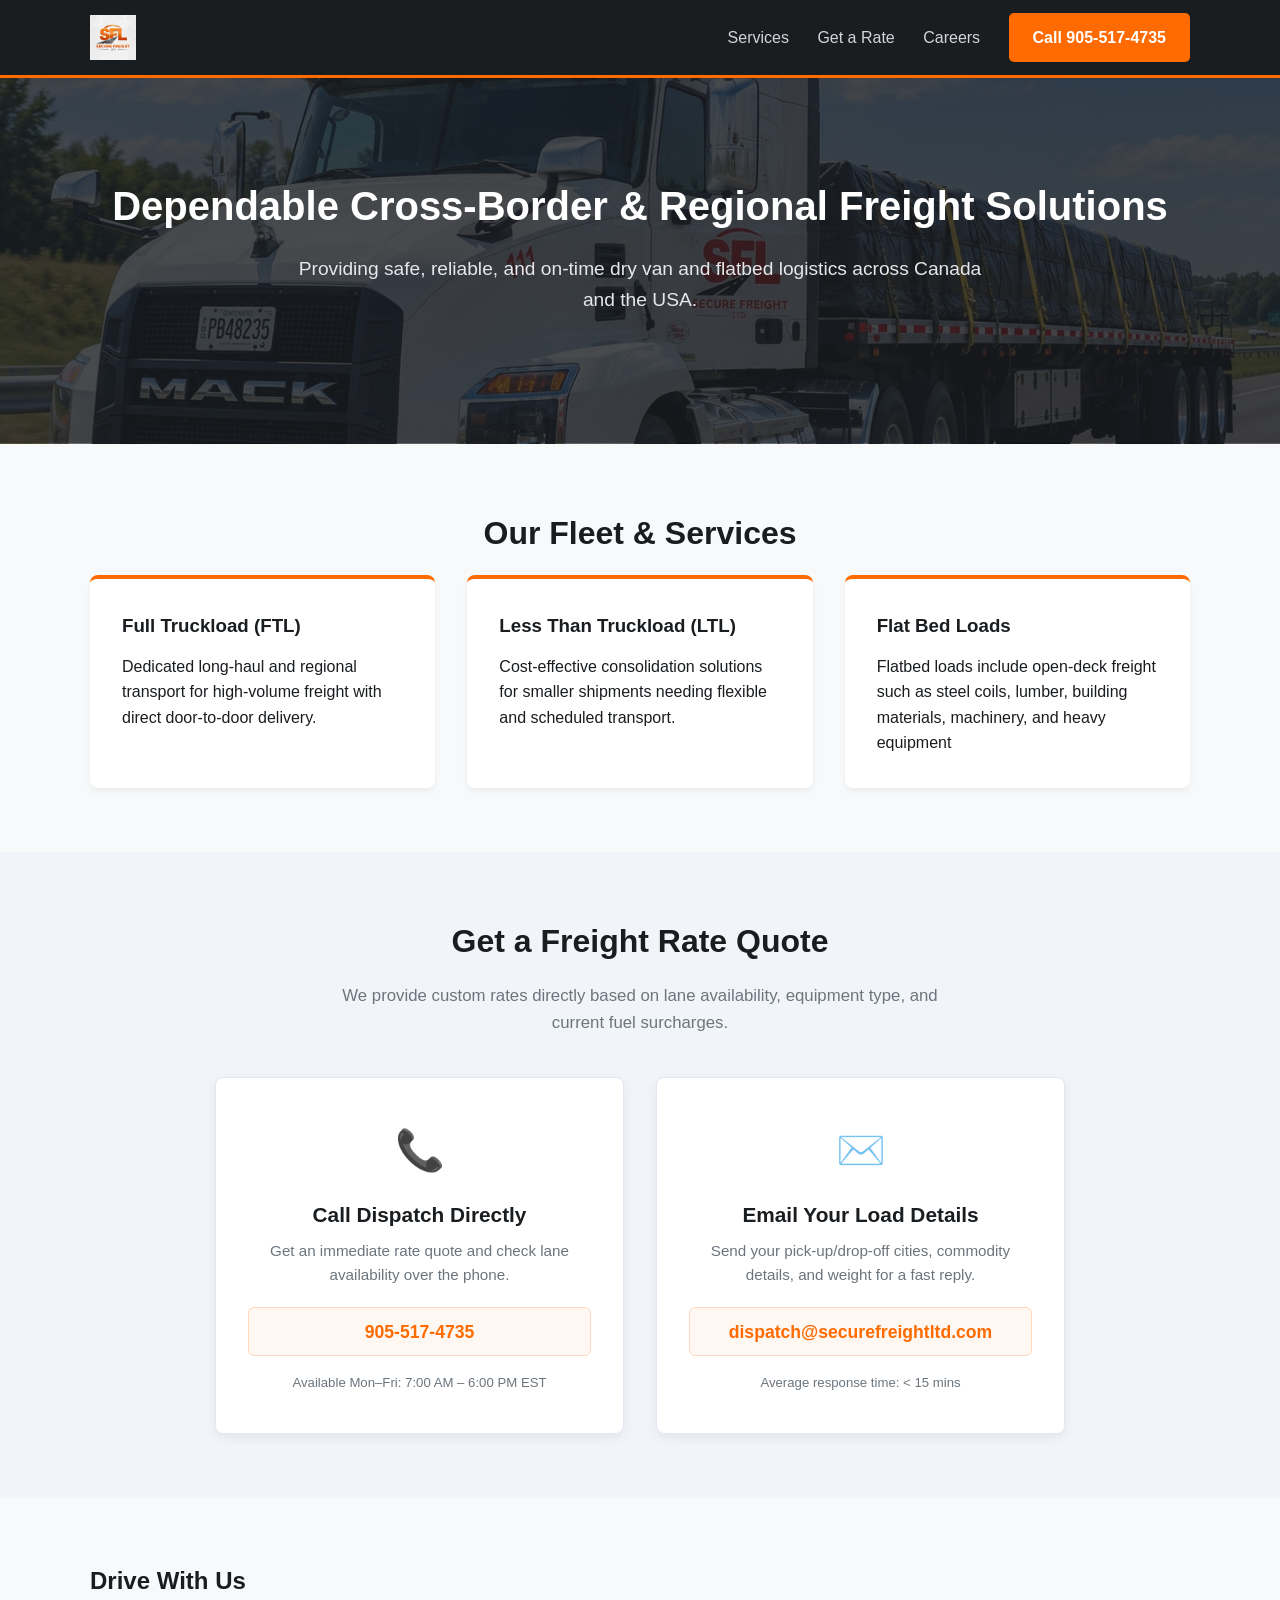
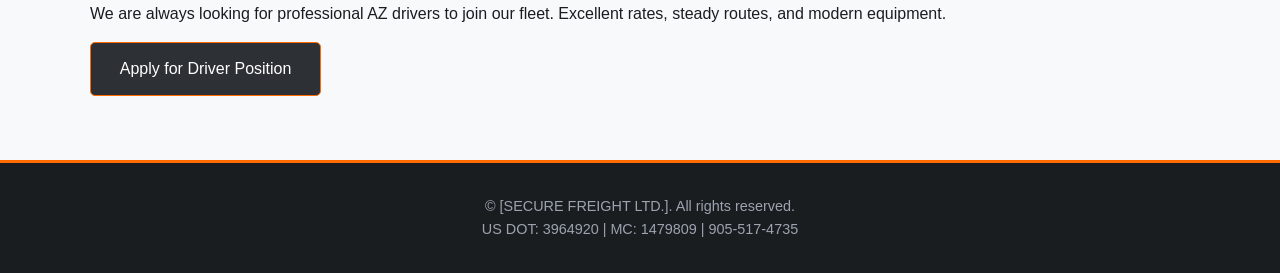
<file: index.html>
<!DOCTYPE html>
<html lang="en">
<head>
  <meta charset="UTF-8">
  <meta name="viewport" content="width=device-width, initial-scale=1.0">
  <title>Reliable Freight & Logistics Services</title>
  <link rel="stylesheet" href="styles.css">
</head>
<body>

  <!-- HEADER / NAVIGATION -->
  <header>
    <div class="container nav-container">
      <div class="logo">
        <a href="index.html">
    <img src="images\logo.jpg" alt="Secure Freight Ltd Logo" class="logo-img">
    
      </div>
            <nav>
             <a href="#services">Services</a>
            <a href="#quote">Get a Rate</a>
            <a href="careers.html">Careers</a>
            <a href="tel:9055174725" class="btn-phone">Call 905-517-4735</a>
            </nav>
    </div>
  </header>

  <!-- HERO SECTION -->
  <section class="hero">
    <div class="container hero-content">
      <h1>Dependable Cross-Border & Regional Freight Solutions</h1>
      <p>Providing safe, reliable, and on-time dry van and flatbed logistics across Canada and the USA.</p>
      
    </div>
  </section>

  <!-- SERVICES SECTION -->
  <section id="services" class="services">
    <div class="container">
      <h2 class="section-title">Our Fleet & Services</h2>
      <div class="grid-3">
        <div class="card">
          <h3>Full Truckload (FTL)</h3>
          <p>Dedicated long-haul and regional transport for high-volume freight with direct door-to-door delivery.</p>
        </div>
        <div class="card">
          <h3>Less Than Truckload (LTL)</h3>
          <p>Cost-effective consolidation solutions for smaller shipments needing flexible and scheduled transport.</p>
        </div>
        <div class="card">
          <h3>Flat Bed Loads</h3>
          <p>Flatbed loads include open-deck freight such as steel coils, lumber, building materials, machinery, and heavy equipment</p>
          
        </div>
      </div>
    </div>
  </section>

  <!-- CONTACT / RATE REQUEST SECTION -->
  <section id="quote" class="quote-section">
    <div class="container">
      <h2 class="section-title">Get a Freight Rate Quote</h2>
      <p class="section-subtitle">We provide custom rates directly based on lane availability, equipment type, and current fuel surcharges.</p>
      
      <div class="contact-card-grid">
        <!-- Direct Call Box -->
        <div class="contact-card">
          <div class="icon">📞</div>
          <h3>Call Dispatch Directly</h3>
          <p>Get an immediate rate quote and check lane availability over the phone.</p>
          <div class="contact-detail">905-517-4735</div>
          <span class="hours">Available Mon–Fri: 7:00 AM – 6:00 PM EST</span>
        </div>

        <!-- Direct Email Box -->
        <div class="contact-card">
          <div class="icon">✉️</div>
          <h3>Email Your Load Details</h3>
          <p>Send your pick-up/drop-off cities, commodity details, and weight for a fast reply.</p>
          <div class="contact-detail">dispatch@securefreightltd.com</div>
          <span class="hours">Average response time: &lt; 15 mins</span>
        </div>
      </div>
    </div>
  </section>

  <!-- DRIVER CAREERS SECTION -->
<section id="careers" class="careers">
  <div class="container">
    <h2>Drive With Us</h2>
    <p>We are always looking for professional AZ drivers to join our fleet. Excellent rates, steady routes, and modern equipment.</p>
    <a href="careers.html" class="btn-secondary">Apply for Driver Position</a>
  </div>
</section>

  <!-- FOOTER -->
  <footer>
    <div class="container footer-content">
      <p>&copy; [SECURE FREIGHT LTD.]. All rights reserved.</p>
      <p>US DOT: 3964920 | MC: 1479809 | 905-517-4735</p>
    </div>
  </footer>

</body>
</html>
</file>
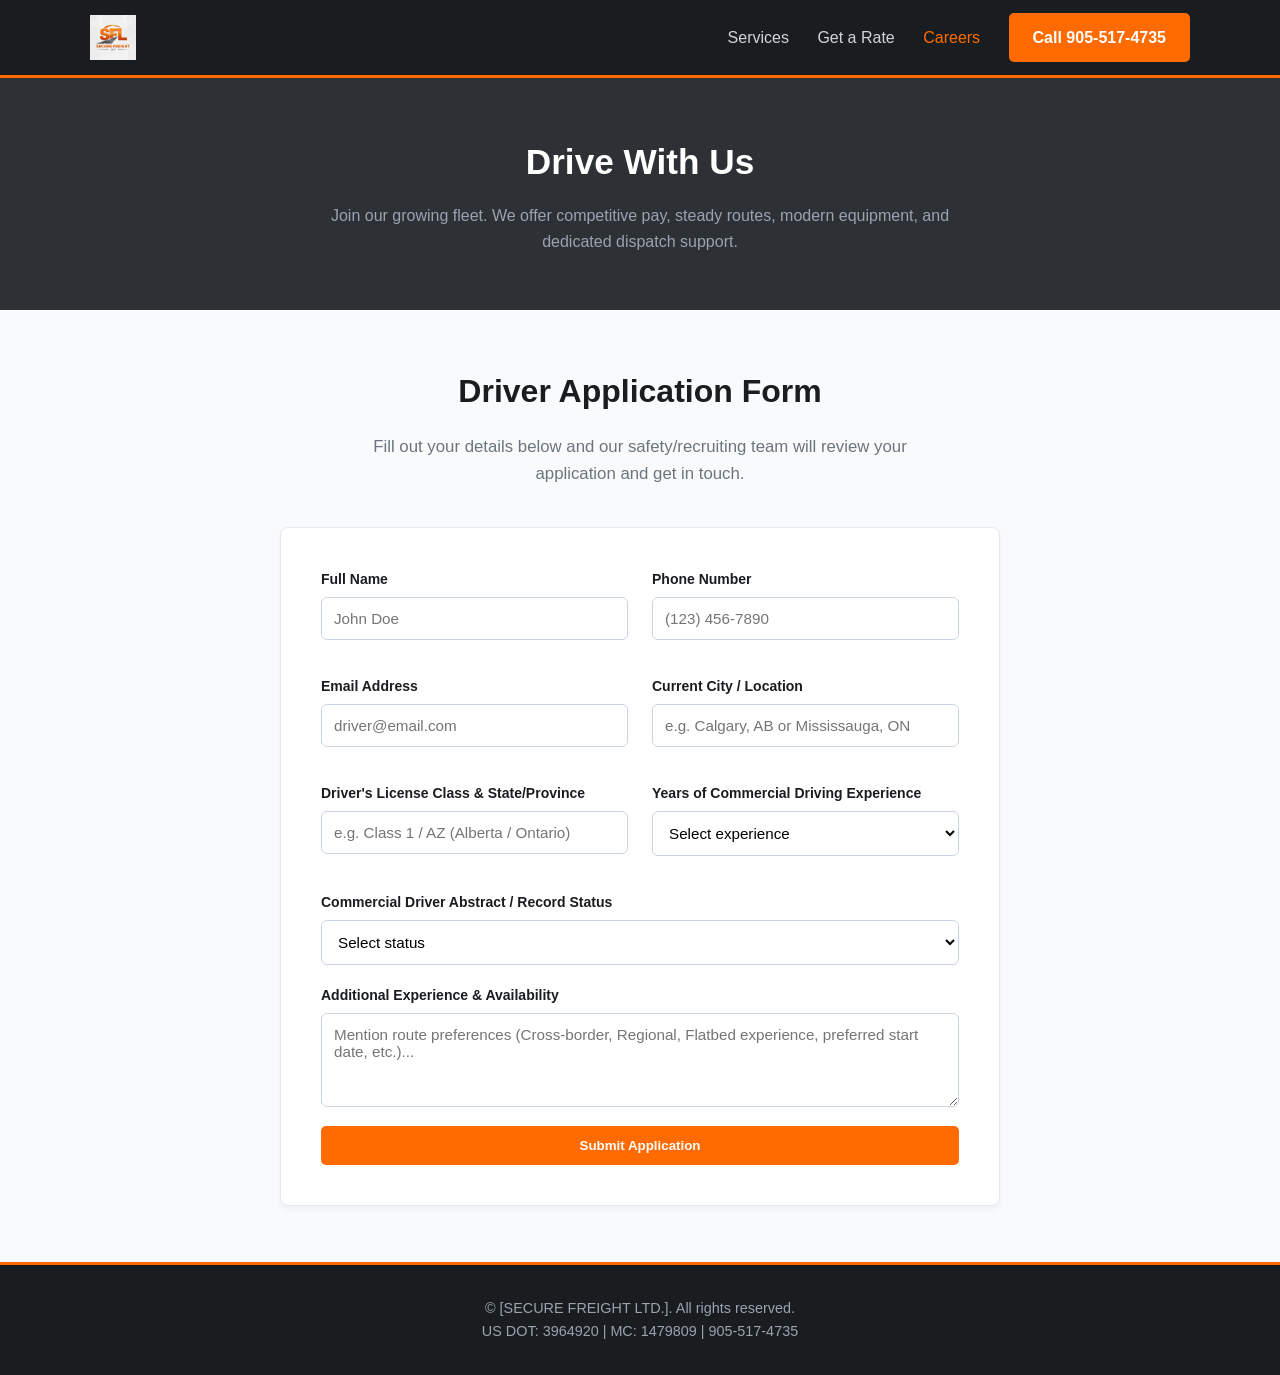
<file: careers.html>
<!DOCTYPE html>
<html lang="en">
<head>
  <meta charset="UTF-8">
  <meta name="viewport" content="width=device-width, initial-scale=1.0">
  <title>Careers & Driver Application | [SECURE FREIGHT LTD.]</title>
  <link rel="stylesheet" href="styles.css">
</head>
<body>

  <!-- HEADER / NAVIGATION -->
  <header>
    <div class="container nav-container">
      <div class="logo">
        <a href="index.html">
    <img src="images\logo.jpg" alt="Secure Freight Ltd Logo" class="logo-img">
    
      </div>
      <nav>
        <a href="index.html#services">Services</a>
        <a href="index.html#quote">Get a Rate</a>
        <a href="careers.html" class="active-link">Careers</a>
        <a href="tel:1234567890" class="btn-phone">Call 905-517-4735</a>
      </nav>
    </div>
  </header>

  <!-- CAREERS PAGE HEADER -->
  <section class="careers-hero">
    <div class="container">
      <h1>Drive With Us</h1>
      <p>Join our growing fleet. We offer competitive pay, steady routes, modern equipment, and dedicated dispatch support.</p>
    </div>
  </section>

  <!-- DRIVER APPLICATION FORM -->
  <section class="careers-section">
    <div class="container">
      <h2 class="section-title">Driver Application Form</h2>
      <p class="section-subtitle">Fill out your details below and our safety/recruiting team will review your application and get in touch.</p>

      <!-- Netlify form attribute routes submissions straight to your email when live -->
      <form name="driver-application" method="POST" data-netlify="true" class="careers-form">
        <input type="hidden" name="form-name" value="driver-application">

        <div class="form-row">
          <div class="form-group">
            <label for="full-name">Full Name</label>
            <input type="text" id="full-name" name="full_name" placeholder="John Doe" required>
          </div>
          <div class="form-group">
            <label for="phone">Phone Number</label>
            <input type="tel" id="phone" name="phone" placeholder="(123) 456-7890" required>
          </div>
        </div>

        <div class="form-row">
          <div class="form-group">
            <label for="email">Email Address</label>
            <input type="email" id="email" name="email" placeholder="driver@email.com" required>
          </div>
          <div class="form-group">
            <label for="location">Current City / Location</label>
            <input type="text" id="location" name="current_location" placeholder="e.g. Calgary, AB or Mississauga, ON" required>
          </div>
        </div>

        <div class="form-row">
          <div class="form-group">
            <label for="license">Driver's License Class & State/Province</label>
            <input type="text" id="license" name="license_type" placeholder="e.g. Class 1 / AZ (Alberta / Ontario)" required>
          </div>
          <div class="form-group">
            <label for="experience">Years of Commercial Driving Experience</label>
            <select id="experience" name="years_experience" required>
              <option value="" disabled selected>Select experience</option>
              <option value="Less than 1 year">Less than 1 year</option>
              <option value="1 - 3 years">1 - 3 years</option>
              <option value="3 - 5 years">3 - 5 years</option>
              <option value="5+ years">5+ years</option>
            </select>
          </div>
        </div>

        <div class="form-group">
          <label for="abstract">Commercial Driver Abstract / Record Status</label>
          <select id="abstract" name="clean_abstract" required>
            <option value="" disabled selected>Select status</option>
            <option value="Clean / No Violations">Clean Abstract (No Violations)</option>
            <option value="Minor Violations">Minor Violations</option>
          </select>
        </div>

        <div class="form-group">
          <label for="notes">Additional Experience & Availability</label>
          <textarea id="notes" name="additional_info" rows="4" placeholder="Mention route preferences (Cross-border, Regional, Flatbed experience, preferred start date, etc.)..."></textarea>
        </div>

        <button type="submit" class="btn-primary btn-full">Submit Application</button>
      </form>
    </div>
  </section>

  <!-- FOOTER -->
  <footer>
    <div class="container footer-content">
      <p>&copy; [SECURE FREIGHT LTD.]. All rights reserved.</p>
      <p>US DOT: 3964920 | MC: 1479809 | 905-517-4735</p>
    </div>
  </footer>

</body>
</html>
</file>
<file: styles.css>
/* ROOT COLOR VARIABLES FOR SFL */
:root {
  --sfl-orange: #ff6b00;
  --sfl-orange-hover: #e05e00;
  --sfl-dark: #1a1d20;
  --sfl-dark-light: #2d3136;
  --sfl-gray: #6c757d;
  --sfl-light-bg: #f8f9fa;
  --sfl-white: #ffffff;
}

/* RESET & BASE STYLES */
* {
  margin: 0;
  padding: 0;
  box-sizing: border-box;
  font-family: 'Segoe UI', Tahoma, Geneva, Verdana, sans-serif;
}

body {
  color: var(--sfl-dark);
  background-color: var(--sfl-light-bg);
  line-height: 1.6;
}

.container {
  width: 90%;
  max-width: 1100px;
  margin: 0 auto;
}

/* HEADER & NAVIGATION */
header {
  background: var(--sfl-dark);
  color: var(--sfl-white);
  padding: 0.8rem 0;
  position: sticky;
  top: 0;
  z-index: 100;
  border-bottom: 3px solid var(--sfl-orange);
}

.nav-container {
  display: flex;
  justify-content: space-between;
  align-items: center;
}

.logo-img {
  max-height: 50px; /* Constrains vertical size in header */
  width: auto;      /* Maintains proper proportions */
  max-width: 180px; /* Prevents overflow on mobile screens */
  display: block;
  object-fit: contain;
}

/* LOGO & BRAND NAME ALIGNMENT */
.logo-link {
  display: flex;
  align-items: center;
  gap: 0.75rem;
  text-decoration: none;
}

.logo-img {
  height: 45px;
  width: auto;
  display: block;
}

.logo-text {
  color: var(--sfl-white);
  font-size: 1.25rem;
  font-weight: 700;
  letter-spacing: 0.5px;
  white-space: nowrap;
}

.logo-link:hover .logo-text {
  color: var(--sfl-orange);
}



nav a {
  color: #d1d5db;
  text-decoration: none;
  margin-left: 1.5rem;
  font-weight: 500;
  transition: color 0.2s ease;
}

nav a:hover,
.active-link {
  color: var(--sfl-orange) !important;
}

/* BRAND BUTTONS */
.btn-primary,
.btn-phone {
  background-color: var(--sfl-orange) !important;
  color: var(--sfl-white) !important;
  padding: 0.75rem 1.5rem;
  border-radius: 5px;
  font-weight: bold;
  text-decoration: none;
  display: inline-block;
  border: none;
  cursor: pointer;
  transition: background-color 0.2s ease;
}

.btn-primary:hover,
.btn-phone:hover {
  background-color: var(--sfl-orange-hover) !important;
}

.btn-secondary {
  background-color: var(--sfl-dark-light);
  color: var(--sfl-white);
  padding: 0.8rem 1.8rem;
  text-decoration: none;
  border-radius: 5px;
  display: inline-block;
  margin-top: 1rem;
  border: 1px solid var(--sfl-orange);
}

.btn-full {
  width: 100%;
}

/* HERO SECTION */
.hero {
  background-image: linear-gradient(rgba(26, 29, 32, 0.8), rgba(26, 29, 32, 0.8)), url('./images/image1.jpeg');
  background-size: cover;
  background-position: center;
  background-repeat: no-repeat;
  color: var(--sfl-white);
  padding: 6rem 0;
  text-align: center;
}

.hero h1 {
  font-size: 2.5rem;
  margin-bottom: 1rem;
}

.hero p {
  font-size: 1.2rem;
  max-width: 700px;
  margin: 0 auto 2rem auto;
  color: #e5e7eb;
}

/* SECTIONS */
section {
  padding: 4rem 0;
}

.section-title {
  text-align: center;
  margin-bottom: 1rem;
  font-size: 2rem;
  color: var(--sfl-dark);
}

.section-subtitle {
  text-align: center;
  max-width: 600px;
  margin: 0 auto 2.5rem auto;
  color: var(--sfl-gray);
  font-size: 1.05rem;
}

/* SERVICES GRID */
.grid-3 {
  display: grid;
  grid-template-columns: repeat(auto-fit, minmax(280px, 1fr));
  gap: 2rem;
}

.card {
  background: white;
  padding: 2rem;
  border-radius: 8px;
  box-shadow: 0 4px 6px rgba(0, 0, 0, 0.05);
  border-top: 4px solid var(--sfl-orange);
}

.card h3 {
  margin-bottom: 0.8rem;
  color: var(--sfl-dark);
}

/* FLEET CAROUSEL */
.carousel-wrapper {
  max-width: 900px;
  margin: 0 auto;
  overflow: hidden;
  border-radius: 12px;
  box-shadow: 0 6px 18px rgba(0, 0, 0, 0.08);
}

.carousel-track {
  display: flex;
  overflow-x: auto;
  scroll-snap-type: x mandatory;
  scroll-behavior: smooth;
  scrollbar-width: none; 
}

.carousel-track::-webkit-scrollbar {
  display: none;
}

.carousel-slide {
  flex: 0 0 100%;
  scroll-snap-align: start;
  position: relative;
  height: 420px;
}

.carousel-slide img {
  width: 100%;
  height: 100%;
  object-fit: cover;
}

.slide-caption {
  position: absolute;
  bottom: 0;
  left: 0;
  right: 0;
  background: linear-gradient(transparent, rgba(26, 29, 32, 0.9));
  color: white;
  padding: 2rem 1.5rem 1rem 1.5rem;
  font-size: 1.1rem;
  font-weight: 600;
}

/* CONTACT SECTION */
.quote-section {
  background: #f1f5f9;
  text-align: center;
}

.contact-card-grid {
  display: grid;
  grid-template-columns: repeat(auto-fit, minmax(280px, 1fr));
  gap: 2rem;
  max-width: 850px;
  margin: 0 auto;
}

.contact-card {
  background: white;
  padding: 2.5rem 2rem;
  border-radius: 8px;
  box-shadow: 0 4px 12px rgba(0, 0, 0, 0.06);
  border: 1px solid #e2e8f0;
  display: flex;
  flex-direction: column;
  align-items: center;
}

.contact-card .icon {
  font-size: 2.5rem;
  margin-bottom: 1rem;
}

.contact-card h3 {
  font-size: 1.3rem;
  color: var(--sfl-dark);
  margin-bottom: 0.5rem;
}

.contact-card p {
  color: var(--sfl-gray);
  font-size: 0.95rem;
  margin-bottom: 1.2rem;
}

.contact-detail {
  font-size: 1.1rem;
  font-weight: 700;
  color: var(--sfl-orange);
  background-color: #fff8f2;
  padding: 0.6rem 1.2rem;
  border-radius: 6px;
  border: 1px solid #ffd8be;
  width: 100%;
  word-break: break-all;
}

.contact-card .hours {
  font-size: 0.825rem;
  color: var(--sfl-gray);
  margin-top: 1rem;
}

/* CAREERS PAGE & FORM */
.careers-hero {
  background: var(--sfl-dark-light);
  color: white;
  padding: 3.5rem 0;
  text-align: center;
}

.careers-hero h1 {
  font-size: 2.2rem;
  margin-bottom: 0.8rem;
}

.careers-hero p {
  color: #9ca3af;
  max-width: 650px;
  margin: 0 auto;
}

.careers-section {
  background: #f8fafc;
  padding: 3.5rem 0;
}

.careers-form {
  max-width: 720px;
  margin: 0 auto;
  background: white;
  padding: 2.5rem;
  border-radius: 8px;
  border: 1px solid #e2e8f0;
  box-shadow: 0 4px 6px rgba(0, 0, 0, 0.04);
}

.form-row {
  display: flex;
  gap: 1.5rem;
  margin-bottom: 1rem;
}

.form-group {
  flex: 1;
  display: flex;
  flex-direction: column;
  margin-bottom: 1.2rem;
}

.form-group label {
  font-weight: 600;
  font-size: 0.875rem;
  color: var(--sfl-dark);
  margin-bottom: 0.4rem;
}

.form-group input,
.form-group select,
.form-group textarea {
  padding: 0.75rem;
  border: 1px solid #cbd5e1;
  border-radius: 6px;
  font-size: 0.95rem;
  outline: none;
  background-color: #fff;
}

.form-group input:focus,
.form-group select:focus,
.form-group textarea:focus {
  border-color: var(--sfl-orange);
  box-shadow: 0 0 0 3px rgba(255, 107, 0, 0.15);
}

/* FOOTER */
footer {
  background: var(--sfl-dark);
  color: #9ca3af;
  text-align: center;
  padding: 2rem 0;
  font-size: 0.9rem;
  border-top: 3px solid var(--sfl-orange);
}

/* RESPONSIVE BREAKPOINTS */
@media (max-width: 640px) {
  .form-row {
    flex-direction: column;
    gap: 0;
  }
  .carousel-slide {
    height: 280px;
  }
}
</file>
